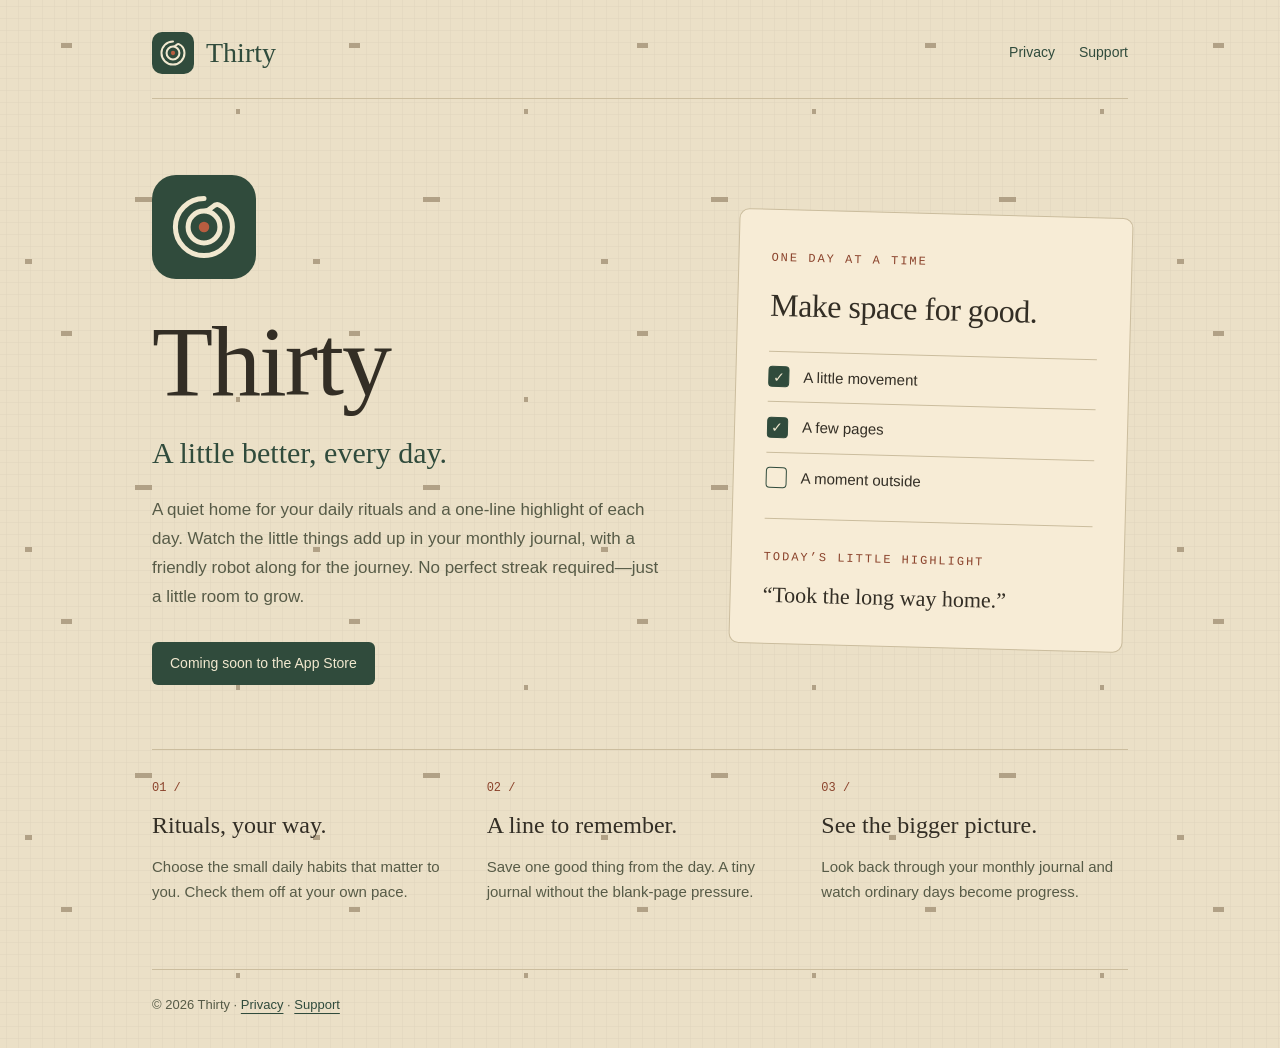
<file: index.html>
<!doctype html>
<html lang="en">
<head>
  <meta charset="utf-8">
  <meta name="viewport" content="width=device-width, initial-scale=1">
  <meta name="description" content="Thirty is a quiet home for daily rituals and one-line highlights. A little better, every day.">
  <meta name="theme-color" content="#304B3C">
  <title>Thirty — A little better, every day.</title>
  <link rel="icon" href="assets/favicon.png" type="image/png">
  <link rel="stylesheet" href="styles.css">
</head>
<body>
  <a class="skip" href="#main">Skip to content</a>
  <div class="shell">
    <header class="site-header">
      <a class="brand" href="index.html" aria-label="Thirty home"><img src="assets/logo.svg" alt="" width="42" height="42">Thirty</a>
      <nav aria-label="Main navigation"><a href="privacy.html">Privacy</a><a href="support.html">Support</a></nav>
    </header>
    <main id="main">
      <section class="hero" aria-labelledby="title">
        <div>
          <img class="hero-logo" src="assets/logo.svg" alt="Thirty’s cream spiral with a terracotta center on deep green" width="104" height="104">
          <h1 id="title">Thirty</h1>
          <p class="tagline">A little better, every day.</p>
          <p class="description">A quiet home for your daily rituals and a one-line highlight of each day. Watch the little things add up in your monthly journal, with a friendly robot along for the journey. No perfect streak required—just a little room to grow.</p>
          <p class="coming">Coming soon to the App Store</p>
        </div>
        <aside class="note" aria-label="An example day in Thirty">
          <span class="eyebrow">One day at a time</span>
          <h2>Make space for good.</h2>
          <div class="ritual"><span class="check" aria-hidden="true">✓</span><span>A little movement</span></div>
          <div class="ritual"><span class="check" aria-hidden="true">✓</span><span>A few pages</span></div>
          <div class="ritual"><span class="check empty" aria-hidden="true"></span><span>A moment outside</span></div>
          <div class="highlight"><span class="eyebrow">Today’s little highlight</span><p>“Took the long way home.”</p></div>
        </aside>
      </section>
      <ul class="features" aria-label="Thirty features">
        <li><span class="number" aria-hidden="true">01 /</span><h3>Rituals, your way.</h3><p>Choose the small daily habits that matter to you. Check them off at your own pace.</p></li>
        <li><span class="number" aria-hidden="true">02 /</span><h3>A line to remember.</h3><p>Save one good thing from the day. A tiny journal without the blank-page pressure.</p></li>
        <li><span class="number" aria-hidden="true">03 /</span><h3>See the bigger picture.</h3><p>Look back through your monthly journal and watch ordinary days become progress.</p></li>
      </ul>
    </main>
    <footer class="site-footer"><p>© 2026 Thirty · <a href="privacy.html">Privacy</a> · <a href="support.html">Support</a></p></footer>
  </div>
</body>
</html>
</file>
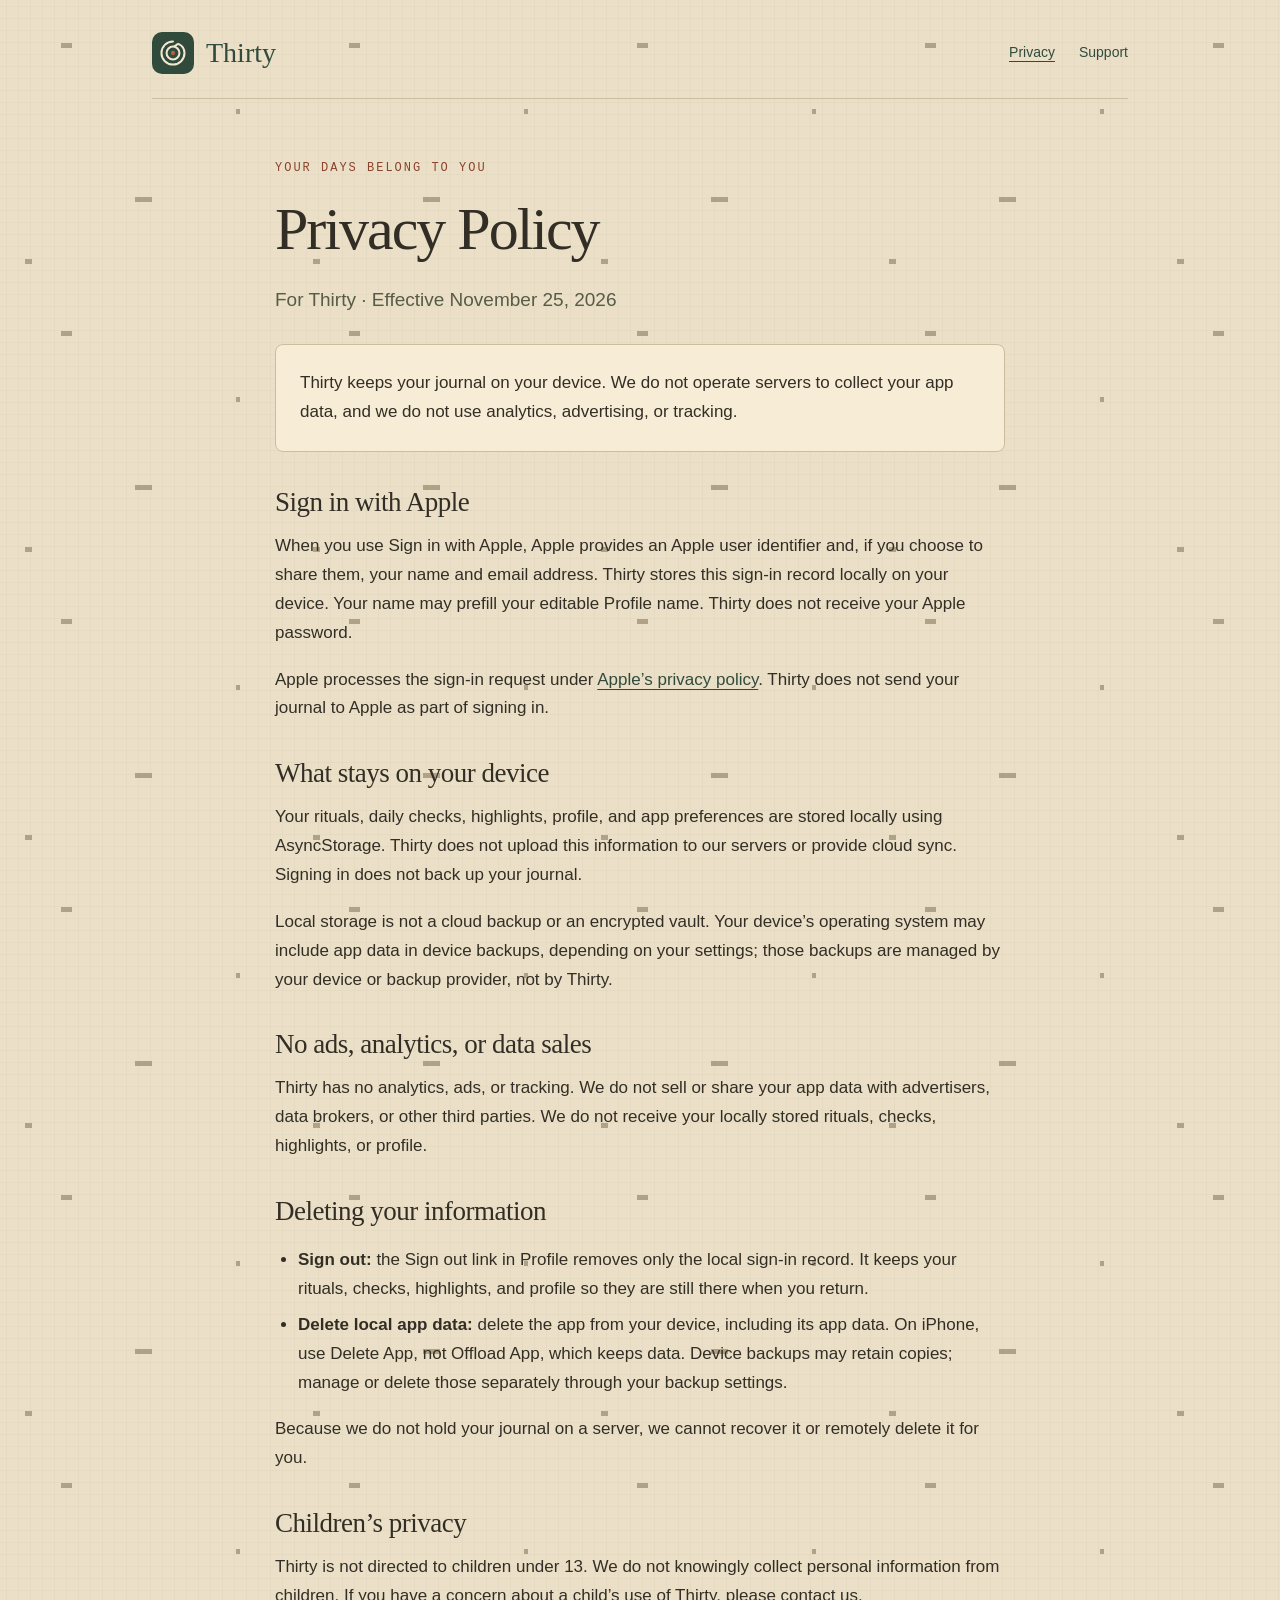
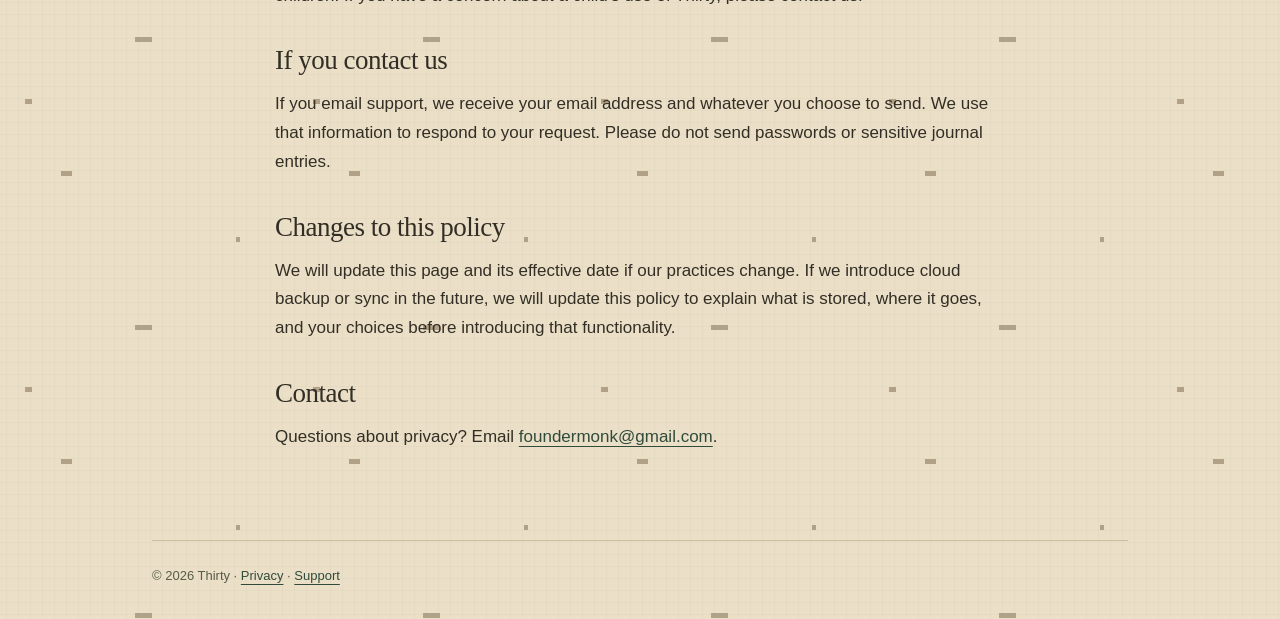
<file: privacy.html>
<!doctype html>
<html lang="en">
<head>
  <meta charset="utf-8">
  <meta name="viewport" content="width=device-width, initial-scale=1">
  <meta name="description" content="How Thirty handles your information: local device storage, no analytics, ads, or tracking.">
  <meta name="theme-color" content="#304B3C">
  <title>Privacy Policy — Thirty</title>
  <link rel="icon" href="assets/favicon.png" type="image/png">
  <link rel="stylesheet" href="styles.css">
</head>
<body>
  <a class="skip" href="#main">Skip to content</a>
  <div class="shell">
    <header class="site-header">
      <a class="brand" href="index.html" aria-label="Thirty home"><img src="assets/logo.svg" alt="" width="42" height="42">Thirty</a>
      <nav aria-label="Main navigation"><a href="privacy.html" aria-current="page">Privacy</a><a href="support.html">Support</a></nav>
    </header>
    <main id="main" class="document">
      <p class="eyebrow">Your days belong to you</p>
      <h1>Privacy Policy</h1>
      <p class="intro">For Thirty · Effective November 25, 2026</p>
      <div class="callout"><p>Thirty keeps your journal on your device. We do not operate servers to collect your app data, and we do not use analytics, advertising, or tracking.</p></div>
      <h2>Sign in with Apple</h2>
      <p>When you use Sign in with Apple, Apple provides an Apple user identifier and, if you choose to share them, your name and email address. Thirty stores this sign-in record locally on your device. Your name may prefill your editable Profile name. Thirty does not receive your Apple password.</p>
      <p>Apple processes the sign-in request under <a href="https://www.apple.com/legal/privacy/">Apple’s privacy policy</a>. Thirty does not send your journal to Apple as part of signing in.</p>
      <h2>What stays on your device</h2>
      <p>Your rituals, daily checks, highlights, profile, and app preferences are stored locally using AsyncStorage. Thirty does not upload this information to our servers or provide cloud sync. Signing in does not back up your journal.</p>
      <p>Local storage is not a cloud backup or an encrypted vault. Your device’s operating system may include app data in device backups, depending on your settings; those backups are managed by your device or backup provider, not by Thirty.</p>
      <h2>No ads, analytics, or data sales</h2>
      <p>Thirty has no analytics, ads, or tracking. We do not sell or share your app data with advertisers, data brokers, or other third parties. We do not receive your locally stored rituals, checks, highlights, or profile.</p>
      <h2>Deleting your information</h2>
      <ul>
        <li><strong>Sign out:</strong> the Sign out link in Profile removes only the local sign-in record. It keeps your rituals, checks, highlights, and profile so they are still there when you return.</li>
        <li><strong>Delete local app data:</strong> delete the app from your device, including its app data. On iPhone, use Delete App, not Offload App, which keeps data. Device backups may retain copies; manage or delete those separately through your backup settings.</li>
      </ul>
      <p>Because we do not hold your journal on a server, we cannot recover it or remotely delete it for you.</p>
      <h2>Children’s privacy</h2>
      <p>Thirty is not directed to children under 13. We do not knowingly collect personal information from children. If you have a concern about a child’s use of Thirty, please contact us.</p>
      <h2>If you contact us</h2>
      <p>If you email support, we receive your email address and whatever you choose to send. We use that information to respond to your request. Please do not send passwords or sensitive journal entries.</p>
      <h2>Changes to this policy</h2>
      <p>We will update this page and its effective date if our practices change. If we introduce cloud backup or sync in the future, we will update this policy to explain what is stored, where it goes, and your choices before introducing that functionality.</p>
      <h2>Contact</h2>
      <p>Questions about privacy? Email <a href="mailto:foundermonk@gmail.com">foundermonk@gmail.com</a>.</p>
    </main>
    <footer class="site-footer"><p>© 2026 Thirty · <a href="privacy.html">Privacy</a> · <a href="support.html">Support</a></p></footer>
  </div>
</body>
</html>
</file>
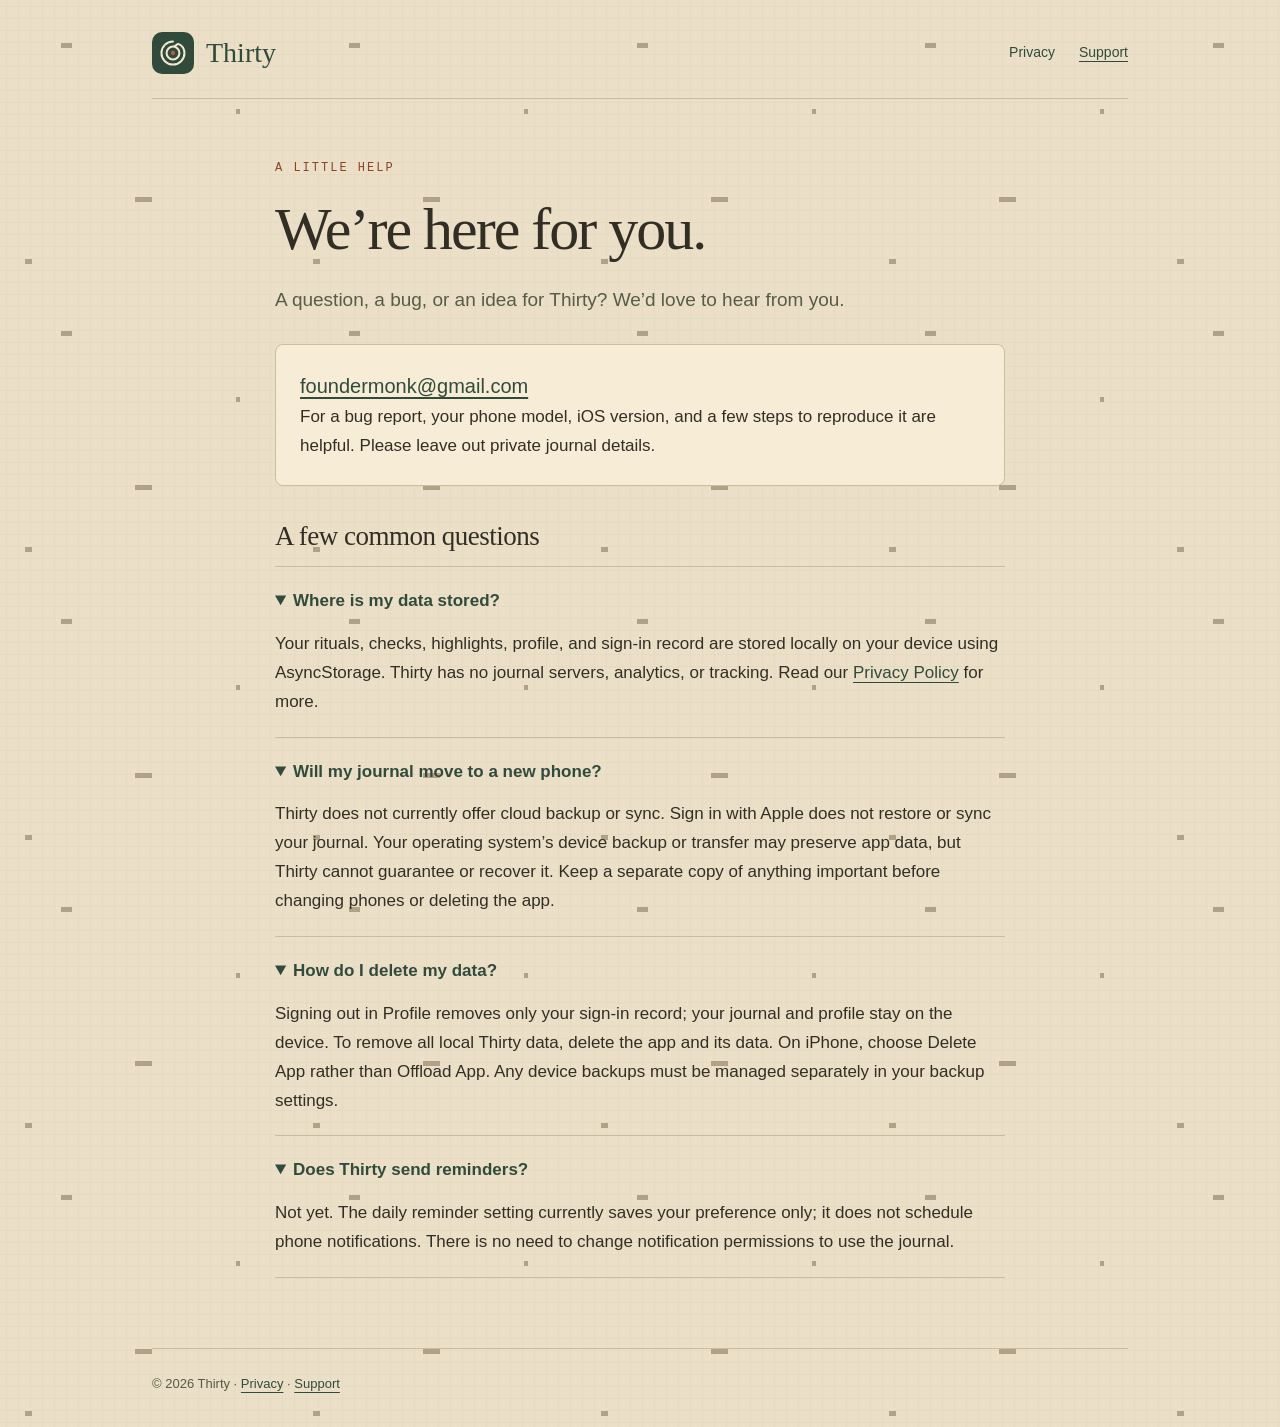
<file: support.html>
<!doctype html>
<html lang="en">
<head>
  <meta charset="utf-8">
  <meta name="viewport" content="width=device-width, initial-scale=1">
  <meta name="description" content="Get help with Thirty: local storage, switching phones, deleting data, and reminders.">
  <meta name="theme-color" content="#304B3C">
  <title>Support — Thirty</title>
  <link rel="icon" href="assets/favicon.png" type="image/png">
  <link rel="stylesheet" href="styles.css">
</head>
<body>
  <a class="skip" href="#main">Skip to content</a>
  <div class="shell">
    <header class="site-header">
      <a class="brand" href="index.html" aria-label="Thirty home"><img src="assets/logo.svg" alt="" width="42" height="42">Thirty</a>
      <nav aria-label="Main navigation"><a href="privacy.html">Privacy</a><a href="support.html" aria-current="page">Support</a></nav>
    </header>
    <main id="main" class="document">
      <p class="eyebrow">A little help</p>
      <h1>We’re here for you.</h1>
      <p class="intro">A question, a bug, or an idea for Thirty? We’d love to hear from you.</p>
      <div class="callout"><a class="contact" href="mailto:foundermonk@gmail.com">foundermonk@gmail.com</a><p>For a bug report, your phone model, iOS version, and a few steps to reproduce it are helpful. Please leave out private journal details.</p></div>
      <h2>A few common questions</h2>
      <details open><summary>Where is my data stored?</summary><p>Your rituals, checks, highlights, profile, and sign-in record are stored locally on your device using AsyncStorage. Thirty has no journal servers, analytics, or tracking. Read our <a href="privacy.html">Privacy Policy</a> for more.</p></details>
      <details open><summary>Will my journal move to a new phone?</summary><p>Thirty does not currently offer cloud backup or sync. Sign in with Apple does not restore or sync your journal. Your operating system’s device backup or transfer may preserve app data, but Thirty cannot guarantee or recover it. Keep a separate copy of anything important before changing phones or deleting the app.</p></details>
      <details open><summary>How do I delete my data?</summary><p>Signing out in Profile removes only your sign-in record; your journal and profile stay on the device. To remove all local Thirty data, delete the app and its data. On iPhone, choose Delete App rather than Offload App. Any device backups must be managed separately in your backup settings.</p></details>
      <details open><summary>Does Thirty send reminders?</summary><p>Not yet. The daily reminder setting currently saves your preference only; it does not schedule phone notifications. There is no need to change notification permissions to use the journal.</p></details>
    </main>
    <footer class="site-footer"><p>© 2026 Thirty · <a href="privacy.html">Privacy</a> · <a href="support.html">Support</a></p></footer>
  </div>
</body>
</html>
</file>
<file: styles.css>
:root {
  color-scheme: light;
  --paper: #ebe0c7;
  --cream: #f1e8cf;
  --green: #304b3c;
  --red: #b85d40;
  --ink: #332e25;
  --muted: #575b47;
  --line: #cbbd9e;
}
* { box-sizing: border-box; }
body {
  margin: 0;
  color: var(--ink);
  background: var(--paper) url("assets/parchment-grid.png") repeat;
  background-size: 288px 288px;
  font: 17px/1.7 -apple-system, BlinkMacSystemFont, "Segoe UI", sans-serif;
  -webkit-text-size-adjust: 100%;
}
a { color: var(--green); text-underline-offset: 4px; }
a:hover { text-decoration-thickness: 2px; }
a:focus-visible, summary:focus-visible { outline: 3px solid var(--red); outline-offset: 5px; border-radius: 2px; }
.skip { position: absolute; left: 16px; top: -100px; padding: 10px 16px; background: var(--cream); z-index: 1; }
.skip:focus { top: 12px; }
.shell { max-width: 1040px; margin: 0 auto; padding: 0 32px; }
.site-header { display: flex; align-items: center; justify-content: space-between; gap: 24px; padding-top: 32px; padding-bottom: 24px; border-bottom: 1px solid var(--line); }
.brand { display: inline-flex; align-items: center; gap: 12px; text-decoration: none; font: 28px/1 Georgia, "Times New Roman", serif; }
.brand img { width: 42px; height: 42px; border-radius: 10px; }
nav { display: flex; gap: 24px; font-size: 14px; }
nav a { text-decoration: none; }
nav a[aria-current="page"] { text-decoration: underline; }
h1, h2, h3, .tagline { font-family: Georgia, "Times New Roman", serif; font-weight: 400; }
h1 { font-size: clamp(46px, 7vw, 76px); line-height: 1.1; letter-spacing: -2px; margin: 14px 0 22px; }
h2 { font-size: 30px; line-height: 1.25; margin: 34px 0 12px; letter-spacing: -.5px; }
h3 { font-size: 24px; line-height: 1.3; margin: 0 0 12px; }
p { margin: 0 0 18px; }
.eyebrow { font: 12px/1.6 "Courier New", monospace; letter-spacing: 2px; text-transform: uppercase; color: #8b432c; }
.hero { display: grid; grid-template-columns: 1.3fr 1fr; align-items: center; gap: 70px; padding: 76px 0 64px; }
.hero-logo { width: 104px; height: 104px; border-radius: 24px; display: block; margin-bottom: 28px; }
.hero h1 { margin: 0 0 16px; font-size: clamp(70px, 10vw, 100px); }
.tagline { color: var(--green); font-size: clamp(24px, 3vw, 30px); line-height: 1.3; margin-bottom: 24px; }
.description { max-width: 520px; color: var(--muted); }
.coming { display: inline-block; color: var(--cream); background: var(--green); border-radius: 6px; padding: 10px 18px; font-size: 14px; margin: 12px 0 0; }
.note { padding: 32px; background: #f7ecd6; border: 1px solid var(--line); border-radius: 10px; transform: rotate(1.5deg); }
.note h2 { font-size: 32px; margin: 14px 0 26px; }
.ritual { display: flex; gap: 14px; align-items: center; padding: 12px 0; border-top: 1px solid var(--line); font-size: 15px; }
.check { width: 21px; height: 21px; border: 1px solid var(--green); border-radius: 4px; display: inline-grid; place-items: center; color: var(--cream); background: var(--green); font-size: 14px; line-height: 1; flex-shrink: 0; }
.check.empty { background: transparent; }
.highlight { border-top: 1px solid var(--line); margin-top: 16px; padding-top: 22px; }
.highlight p { font: 22px/1.4 Georgia, serif; margin: 10px 0 0; }
.features { list-style: none; display: grid; grid-template-columns: repeat(3, 1fr); gap: 28px; margin: 0 0 64px; padding: 32px 0 0; border-top: 1px solid var(--line); }
.features p { font-size: 15px; color: var(--muted); margin: 0; }
.number { display: block; color: #8b432c; font: 12px/1 "Courier New", monospace; margin-bottom: 16px; }
.document { max-width: 730px; margin: 0 auto; padding: 60px 0 70px; }
.document h1 { font-size: clamp(42px, 7vw, 60px); }
.document h2 { font-size: 27px; }
.document ul { padding-left: 23px; }
.document li { margin-bottom: 8px; }
.intro { color: var(--muted); font-size: 19px; }
.callout { padding: 24px; background: #f7ecd6; border: 1px solid var(--line); border-radius: 8px; margin: 28px 0; }
.callout p:last-child { margin: 0; }
.contact { display: inline-block; font-size: 20px; overflow-wrap: anywhere; }
details { border-top: 1px solid var(--line); padding: 20px 0; }
details:last-child { border-bottom: 1px solid var(--line); }
summary { cursor: pointer; color: var(--green); font-weight: 600; }
details p { margin: 14px 0 0; }
.site-footer { display: flex; justify-content: space-between; gap: 20px; border-top: 1px solid var(--line); padding: 24px 0 32px; color: var(--muted); font-size: 13px; }
.site-footer p { margin: 0; }
@media (max-width: 640px) {
  .shell { padding: 0 24px; }
  .site-header { padding-top: 24px; padding-bottom: 22px; gap: 16px; }
  nav { gap: 16px; }
  .brand { font-size: 25px; gap: 9px; }
  .brand img { width: 36px; height: 36px; border-radius: 9px; }
  .hero { grid-template-columns: 1fr; gap: 40px; padding: 44px 0; }
  .hero-logo { width: 88px; height: 88px; border-radius: 21px; margin-bottom: 24px; }
  .note { transform: none; padding: 26px; }
  .features { grid-template-columns: 1fr; gap: 28px; margin-bottom: 44px; }
  .features h3 { margin-bottom: 8px; }
  .number { margin-bottom: 10px; }
  .document { padding: 40px 0 48px; }
  .document h1 { letter-spacing: -1px; }
  .site-footer { gap: 12px; flex-wrap: wrap; }
}
</file>
